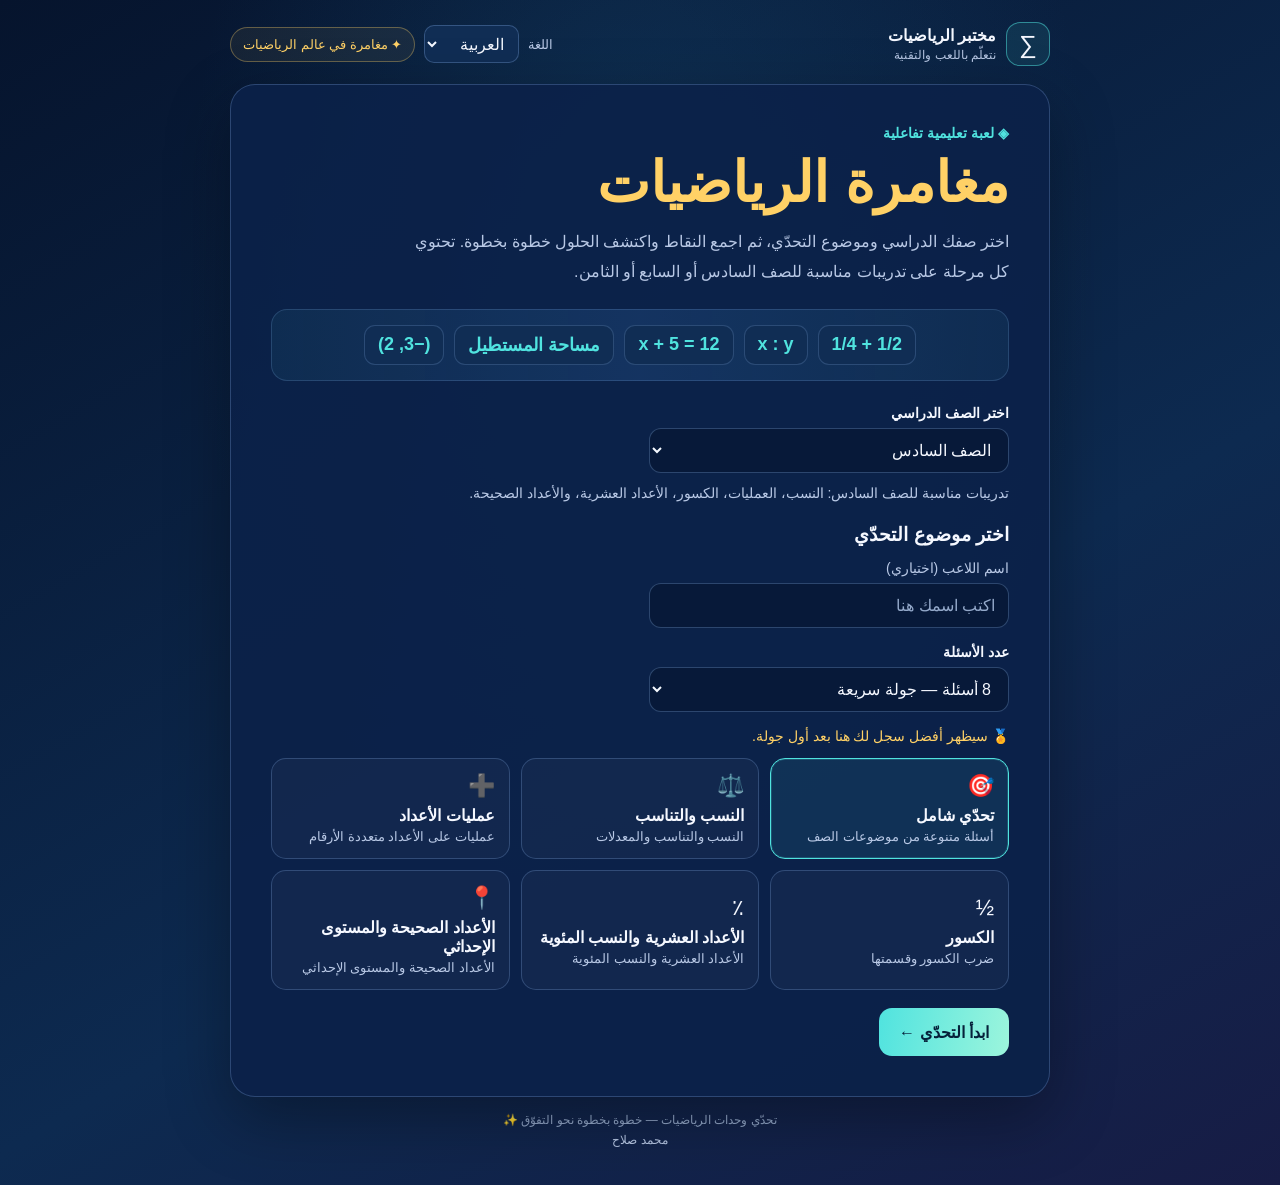
<file: index.html>
<!doctype html>
<html lang="ar" dir="rtl">
<head>
  <meta charset="utf-8">
  <meta name="viewport" content="width=device-width, initial-scale=1">
  <meta http-equiv="refresh" content="0; url=math-challenge.html">
  <title>مغامرة الرياضيات</title>
</head>
<body>
  <p>جارٍ فتح اللعبة... <a href="math-challenge.html">افتح مغامرة الرياضيات</a></p>
  <script>window.location.replace("math-challenge.html");</script>
</body>
</html>
</file>
<file: styles.css>
:root{color-scheme:dark;--bg:#071a38;--panel:#0c2548;--cyan:#50e3df;--gold:#ffd166;--text:#f5f8ff;--muted:#b8c8e5;--green:#67e8ad;--red:#ff8790}
    *{box-sizing:border-box}
    body{margin:0;min-height:100vh;color:var(--text);font-family:Tahoma,Arial,sans-serif;background:radial-gradient(ellipse at 50% 20%,#1a568255,transparent 50%),linear-gradient(150deg,#06142d,#0d2a50 60%,#171c45)}
    button{font:inherit}
    .page{width:min(100% - 28px,820px);margin:auto;padding:22px 0 38px}
    header{display:flex;align-items:center;justify-content:space-between;margin-bottom:18px;gap:12px}
    .header-actions{display:flex;align-items:center;gap:9px}.language-label{color:var(--muted);font-size:13px}.language-select{min-height:38px;padding:6px 10px;border:1px solid #96c2ff44;border-radius:10px;color:var(--text);background:#102d54;font:inherit}
    .brand{display:flex;align-items:center;gap:10px}.mark{display:grid;place-items:center;width:44px;height:44px;border:1px solid #50e3df80;border-radius:14px;background:#50e3df18;font-size:25px}
    .brand strong,.brand small{display:block}.brand small{margin-top:3px;color:var(--muted);font-size:12px}
    .tag{padding:9px 12px;border:1px solid #ffd16655;border-radius:30px;color:var(--gold);background:#ffd16610;font-size:13px}
    main{position:relative;overflow:hidden;padding:clamp(20px,5vw,40px);border:1px solid #96c2ff3d;border-radius:25px;background:#0b2249e8;box-shadow:0 22px 65px #0005}
    .eyebrow{color:var(--cyan);font-size:14px;font-weight:bold}
    h1{margin:10px 0 0;font-size:clamp(36px,8vw,56px);line-height:1.15}h1 span{color:var(--gold)}
    .intro{max-width:600px;margin:12px 0 22px;color:var(--muted);font-size:16px;line-height:1.85}
    .math-art{display:flex;flex-wrap:wrap;justify-content:center;gap:10px;margin:0 0 24px;padding:15px;border:1px solid #96c2ff2d;border-radius:16px;background:linear-gradient(90deg,#50e3df10,#53a8ff22,#50e3df10)}
    .math-art span{padding:8px 13px;border:1px solid #96c2ff33;border-radius:11px;background:#102d54;color:var(--cyan);font-size:18px;font-weight:bold}
    .screen{display:none}.screen.active{display:block;animation:fade .25s ease}@keyframes fade{from{opacity:0;transform:translateY(5px)}to{opacity:1;transform:none}}
    h2{font-size:19px;margin:0 0 14px}
    .name-field{display:block;margin:0 0 7px;color:var(--text);font-size:14px;font-weight:bold}.name-field span{color:var(--muted);font-weight:normal}
    .name-input{display:block;width:min(100%,360px);min-height:45px;margin:0 0 16px;padding:10px 13px;border:1px solid #96c2ff44;border-radius:12px;color:var(--text);background:#04132b88;font:inherit}
    .name-input::placeholder{color:#94a9ca}.name-input:focus{outline:2px solid var(--cyan);outline-offset:2px}
    select.name-input{cursor:pointer}.grade-description{margin:-7px 0 18px;color:var(--muted);font-size:14px;line-height:1.7}.record-preview,.record{color:var(--gold);font-size:14px}
    .levels{display:grid;grid-template-columns:repeat(3,1fr);gap:11px;margin-bottom:18px}
    .level{padding:14px;text-align:right;border:1px solid #96c2ff3b;border-radius:15px;color:var(--text);background:#ffffff08;cursor:pointer}
    .level:hover,.level.selected{border-color:var(--cyan);background:#50e3df15}
    .level.selected{box-shadow:inset 0 0 0 1px #50e3df33}
    .level .emoji,.level strong,.level small{display:block}.level .emoji{font-size:22px;margin-bottom:7px}.level small{margin-top:4px;color:var(--muted)}
    .primary{min-height:48px;padding:0 20px;border:0;border-radius:13px;color:#06213a;background:linear-gradient(100deg,var(--cyan),#9cf5dc);font-weight:bold;cursor:pointer}
    .primary:hover{filter:brightness(1.06);transform:translateY(-1px)}
    button:focus-visible{outline:3px solid white;outline-offset:3px}
    .game-top{display:flex;justify-content:space-between;align-items:center;gap:10px;color:var(--muted);font-size:14px;margin-bottom:13px}.game-stats{display:flex;gap:14px;align-items:center}.score{color:var(--gold)}.streak{color:#ffb46b}.timer{color:#a9c7ff;font-variant-numeric:tabular-nums}
    .progress{height:7px;margin-bottom:20px;overflow:hidden;border-radius:8px;background:#ffffff1a}.progress div{height:100%;width:0;background:linear-gradient(90deg,#53a8ff,var(--cyan));transition:width .3s}
    .card{padding:clamp(18px,5vw,32px);border:1px solid #96c2ff2d;border-radius:18px;text-align:center;background:#04132b88}
    .question-label{color:var(--muted);font-size:14px}.question{margin:13px 0 21px;font-size:clamp(40px,9vw,64px);font-weight:bold;direction:ltr}
    .hint-button{margin:-8px 0 16px;padding:7px 12px;border:1px solid #ffd16666;border-radius:10px;color:var(--gold);background:#ffd16610;cursor:pointer}.hint-button:hover{background:#ffd16622}
    .hint-text,.explanation{margin:12px 0;padding:11px 14px;border-radius:12px;text-align:right;line-height:1.8}
    .hint-text{border:1px solid #ffd16644;color:#ffe3a1;background:#ffd16610}
    .explanation{border:1px solid #50e3df44;color:#c6f7ef;background:#50e3df0d}
    .answers{display:grid;grid-template-columns:repeat(4,1fr);gap:9px}.answer{min-height:54px;border:1px solid #96c2ff44;border-radius:12px;color:var(--text);background:#ffffff0c;font-size:20px;font-weight:bold;cursor:pointer}
    .answer:hover:not(:disabled){border-color:var(--cyan);background:#50e3df15}.answer:disabled{cursor:default}.answer.correct{border-color:var(--green);color:var(--green);background:#67e8ad20}.answer.wrong{border-color:var(--red);color:var(--red);background:#ff879020}
    .feedback{min-height:26px;margin:13px 0;color:var(--muted);font-weight:bold}.feedback.good{color:var(--green)}.feedback.bad{color:var(--red)}
    .next{min-height:48px} [hidden]{display:none!important}
    .result{text-align:center}.badge{font-size:42px}.result h2{font-size:29px;margin:8px 0}.result p{color:var(--muted);line-height:1.8}.final{color:var(--gold)!important;font-size:22px;font-weight:bold}
    .certificate{max-width:650px;margin:24px auto;padding:8px;border:1px solid #ffd166aa;border-radius:20px;background:linear-gradient(135deg,#ffd16622,#50e3df12)}
    .certificate-inner{padding:24px 18px;border:1px solid #ffd16666;border-radius:14px;background:linear-gradient(145deg,#102e54,#0a1c3b)}
    .certificate-mark{color:var(--gold);font-size:28px}.certificate-kicker{margin:5px 0!important;color:var(--gold)!important;font-weight:bold;letter-spacing:.08em}
    .certificate h3{margin:8px 0;color:var(--cyan);font-size:clamp(23px,5vw,34px)}.certificate-intro{margin:13px 0 4px}
    .certificate-name{margin:0!important;color:#fff!important;font-size:clamp(24px,6vw,38px);font-weight:bold}
    .certificate-description{margin:7px 0 16px}
    .certificate-details{display:flex;flex-wrap:wrap;justify-content:center;gap:8px}
    .certificate-details span{padding:7px 11px;border:1px solid #96c2ff38;border-radius:9px;color:#d8e8ff;background:#ffffff08;font-size:13px}
    .certificate-date{margin:17px 0 0!important;color:var(--muted)!important;font-size:13px}
    .certificate-actions{display:flex;flex-wrap:wrap;justify-content:center;gap:10px;margin:12px 0}
    .missed-review{max-width:650px;margin:22px auto;padding:16px 20px;border:1px solid #ff879055;border-radius:16px;text-align:start;background:#ff87900a}
    .missed-review h3{margin:0 0 10px;font-size:17px}.missed-review ol{margin:0;padding-inline-start:24px}.missed-review li{padding:8px 0;color:var(--muted);line-height:1.7}.missed-question{color:var(--text);font-weight:bold}
    .share-status:empty{display:none}
    @media print{body{background:#fff;color:#111}.page>header,.page>main>.eyebrow,.page>main>h1,.page>main>.intro,.page>main>.math-art,.page>footer{display:none!important}.page{width:100%;padding:0}.page>main{padding:0;border:0;background:#fff;box-shadow:none}.result>*:not(.certificate){display:none!important}.result{display:block!important}.certificate{max-width:none;margin:0;border:2px solid #bc8c26;background:#fff}.certificate-inner{padding:50px 24px;border:1px solid #bc8c26;background:#fff;color:#111}.certificate h3,.certificate-name,.certificate-intro,.certificate-description,.certificate-details span,.certificate-date{color:#111!important}.certificate-kicker,.certificate-mark{color:#8a650e!important}.certificate-details span{border-color:#bbb;background:#fff}}
    .result-actions{display:flex;flex-wrap:wrap;justify-content:center;gap:10px}.secondary{min-height:48px;padding:0 18px;border:1px solid #50e3df66;border-radius:13px;color:var(--cyan);background:#50e3df12;font-weight:bold;cursor:pointer}.secondary:hover{background:#50e3df24}.share-status{min-height:22px;margin:4px 0;font-size:13px!important}
    footer{text-align:center;padding-top:16px;color:#94a9ca;font-size:12px}
    @media(max-width:560px){.page{width:min(100% - 18px,820px);padding-top:14px}header{align-items:flex-start}.header-actions{flex-wrap:wrap;justify-content:flex-end}.tag{max-width:120px;font-size:11px}.levels{grid-template-columns:1fr}.level{display:grid;grid-template-columns:32px 1fr;align-items:center;column-gap:8px;padding:10px}.level .emoji{grid-row:span 2;margin:0}.level small{margin-top:2px}.answers{grid-template-columns:repeat(2,1fr)}.game-top{align-items:flex-start;flex-direction:column}.game-stats{width:100%;justify-content:space-between}}
    @media(prefers-reduced-motion:reduce){*,*::before,*::after{animation-duration:.01ms!important;transition-duration:.01ms!important}}
    .game-actions{display:flex;justify-content:space-between;align-items:center;gap:10px;min-height:48px;margin-top:10px}
    .author-credit{display:block;margin-top:6px;color:#b8c8e5;font-size:12px}
    @page{size:landscape;margin:12mm}
    @media print{.certificate{width:100%;max-width:none;min-height:175mm;display:flex;align-items:stretch}.certificate-inner{width:100%;display:flex;flex-direction:column;justify-content:center}}
</file>
